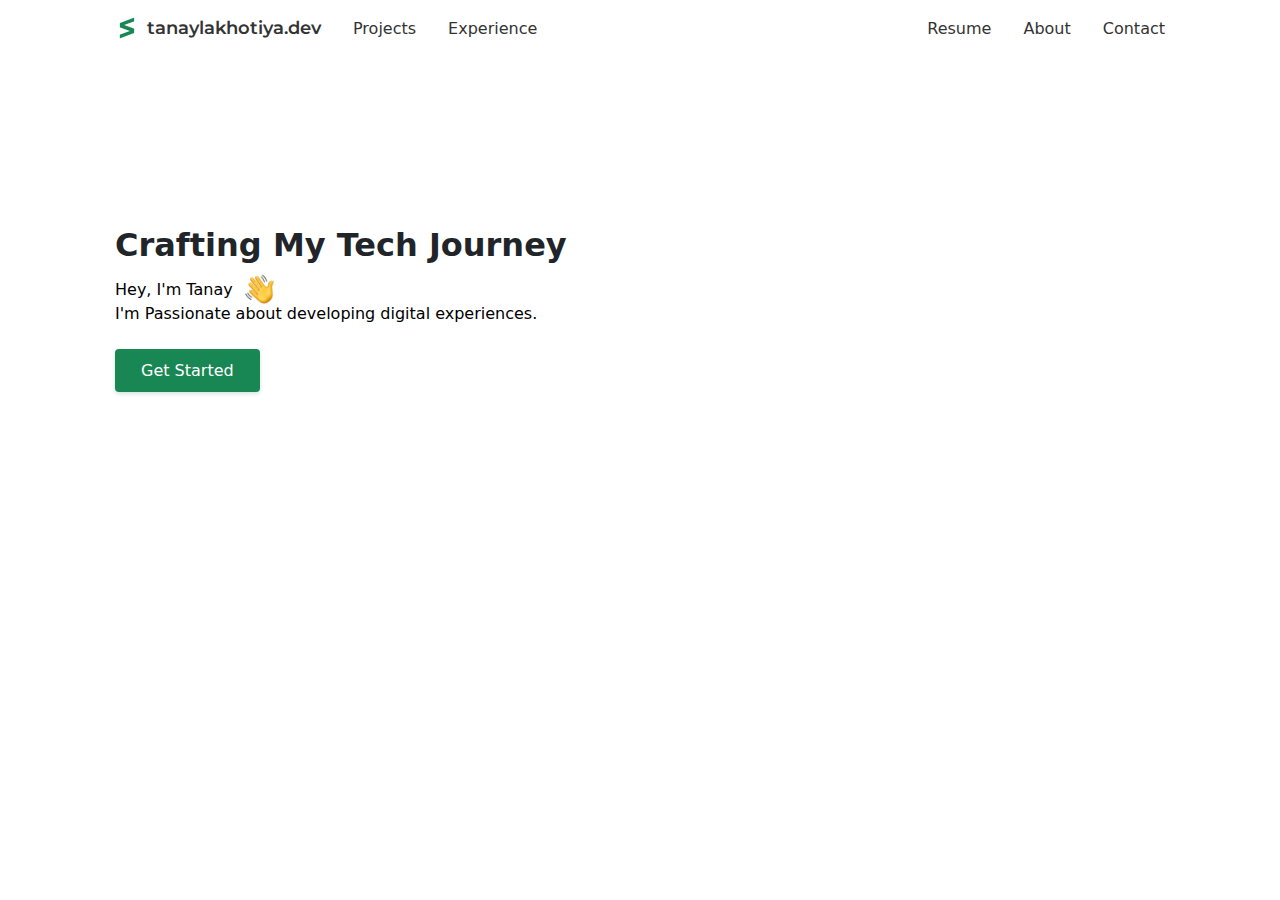
<file: index.html>
<!DOCTYPE html>
<html lang="en">
<head>
  <meta charset="UTF-8">
  <meta name="viewport" content="width=device-width, initial-scale=1.0">
  <meta name="description" content="Tanay Lakhotiya - Software Engineer specializing in backend development. Explore my portfolio showcasing experience at Intellect Design Arena and Bajaj Allianz Life.">
  <meta name="keywords" content="Tanay Lakhotiya, Software Engineer, Backend Developer, Java Developer, Pune, tanay.dev, tanaylakhotiya.dev, tanay lakhotiya">
  <meta name="author" content="Tanay Lakhotiya">
  <meta property="og:title" content="Tanay.dev | Software Engineer">
  <meta property="og:description" content="Portfolio of Tanay Lakhotiya - Software Engineer specializing in backend development">
  <meta property="og:image" content="https://tanay-lakhotiya.github.io/techfolio/images/author-photo.png">
  <meta property="og:url" content="https://tanay-lakhotiya.github.io/techfolio">
  <title>Tanay.dev | Software Engineer</title>
  <link rel="icon" type="image/x-icon" href="favicon.ico">
  <link rel="icon" type="image/png" sizes="32x32" href="images/favicon/favicon-32x32.png">
  <link rel="icon" type="image/png" sizes="16x16" href="images/favicon/favicon-16x16.png">
  <link rel="apple-touch-icon" sizes="180x180" href="images/favicon/apple-touch-icon.png">
  <link rel="manifest" href="site.webmanifest">
  <link rel="stylesheet" href="styles/general.css">
  <link rel="stylesheet" href="styles/header.css">
  <link rel="stylesheet" href="styles/home.css">
</head>
<body>
  <header class="header js-header"></header>
  <div class="header-links js-header-links"></div>
  <main class="main-section">
    <h1 class="main-heading">Crafting My Tech Journey</h1>
    <div class="name-info-container">
      <p class="author-name">Hey, I'm Tanay</p>
      <img class="waving-hand-image" src="images/waving-hand.png" alt="">
    </div>
    <p class="author-tagline">I'm Passionate about developing digital experiences.</p>
    <button class="get-started-button js-get-started-button">Get Started</button>
  </main>
  <script src="scripts/header.js"></script>
  <script src="scripts/hompage.js"></script>
</body>
</html>
</file>
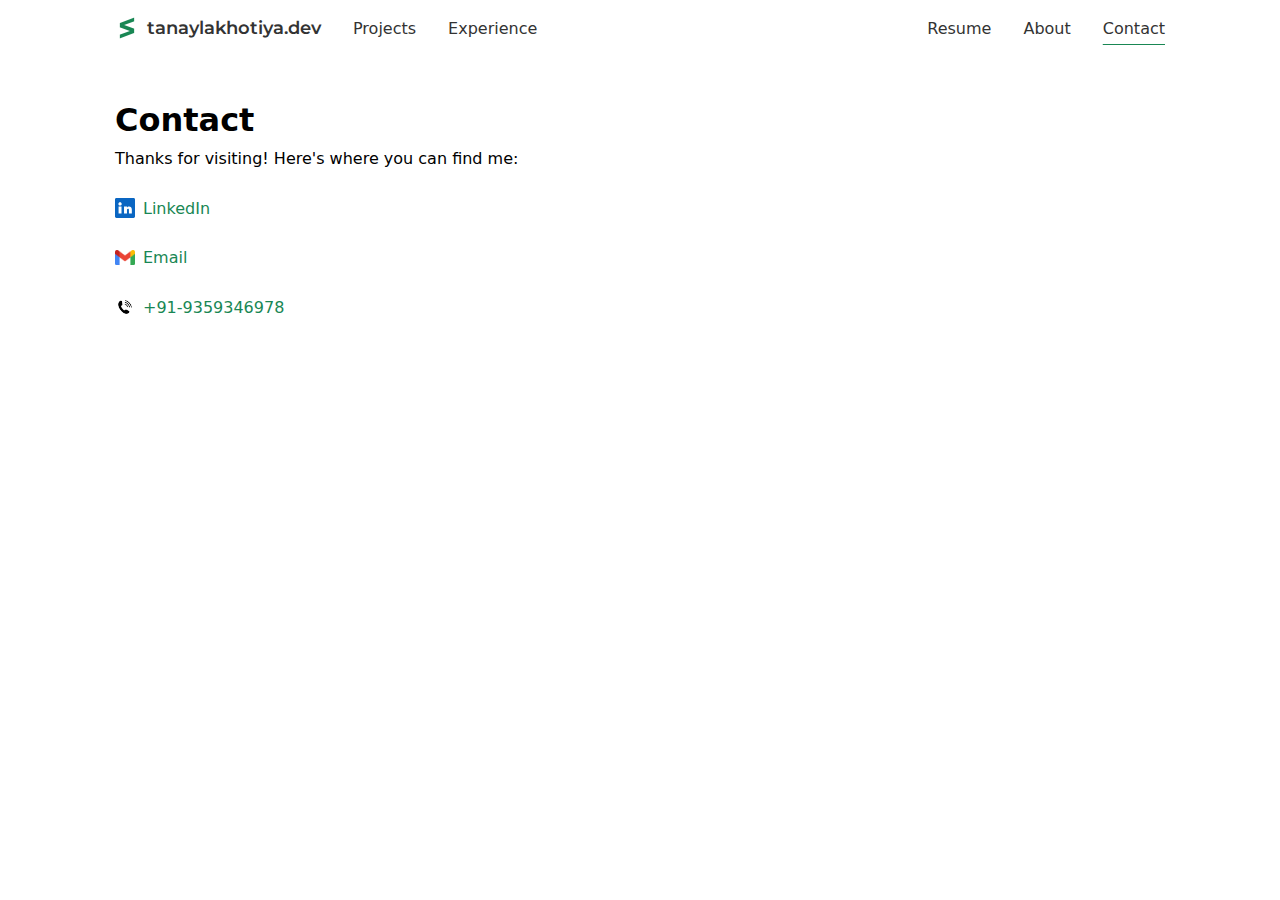
<file: contact.html>
<!DOCTYPE html>
<html lang="en">
<head>
  <meta charset="UTF-8">
  <meta name="viewport" content="width=device-width, initial-scale=1.0">
  <title>Contact | Tanay.dev</title>
  <link rel="icon" type="image/x-icon" href="favicon.ico">
  <link rel="icon" type="image/png" sizes="32x32" href="images/favicon/favicon-32x32.png">
  <link rel="icon" type="image/png" sizes="16x16" href="images/favicon/favicon-16x16.png">
  <link rel="apple-touch-icon" sizes="180x180" href="images/favicon/apple-touch-icon.png">
  <link rel="stylesheet" href="styles/general.css">
  <link rel="stylesheet" href="styles/header.css">
  <link rel="stylesheet" href="styles/contact.css">
</head>
<body>
  <header class="header js-header"></header>
  <div class="header-links js-header-links"></div>
  <main class="main-section">
    <h1 class="heading">Contact</h1>
    <p class="visiting-text">Thanks for visiting! Here's where you can find me:</p>
    <div class="contact-links-info">
      <a class="contact-link js-linkedin-link">
        <svg xmlns="http://www.w3.org/2000/svg" width="16" height="16" fill="currentColor" class="bi bi-linkedin contact-logo linkedin-logo" viewBox="0 0 16 16">
          <path d="M1.146 0C.513 0 0 .513 0 1.146v13.707C0 15.487.513 16 1.146 16h13.707c.633 0 1.146-.513 1.146-1.146V1.146C16 .513 15.487 0 14.854 0H1.146zM5.213 12.345H2.862V6.834h2.351v5.511zm-1.175-6.328c-.75 0-1.313-.558-1.313-1.292s.563-1.292 1.313-1.292c.749 0 1.312.558 1.312 1.292s-.563 1.292-1.312 1.292zm9.463 6.328h-2.351v-2.695c0-.637-.228-1.069-.758-1.069-.413 0-.657.278-.768.548-.039.097-.049.233-.049.369v2.847h-2.351V6.834h2.351v.846c.312-.485.879-.848 1.706-.848 1.253 0 2.188.809 2.188 2.553v3.479z"></path>
        </svg>
        LinkedIn
      </a>
      <a class="contact-link js-email-link">
        <img class="contact-logo" src="images/contact/gmail.png" alt="">
        Email
      </a>
      <a class="contact-link js-phone-link">
        <img class="contact-logo" src="images/contact/phone.jpg" alt="">
        +91-9359346978
      </a>
    </div>
  </main>
  <script src="scripts/header.js"></script>
  <script src="scripts/contact.js"></script>
</body>
</html>
</file>
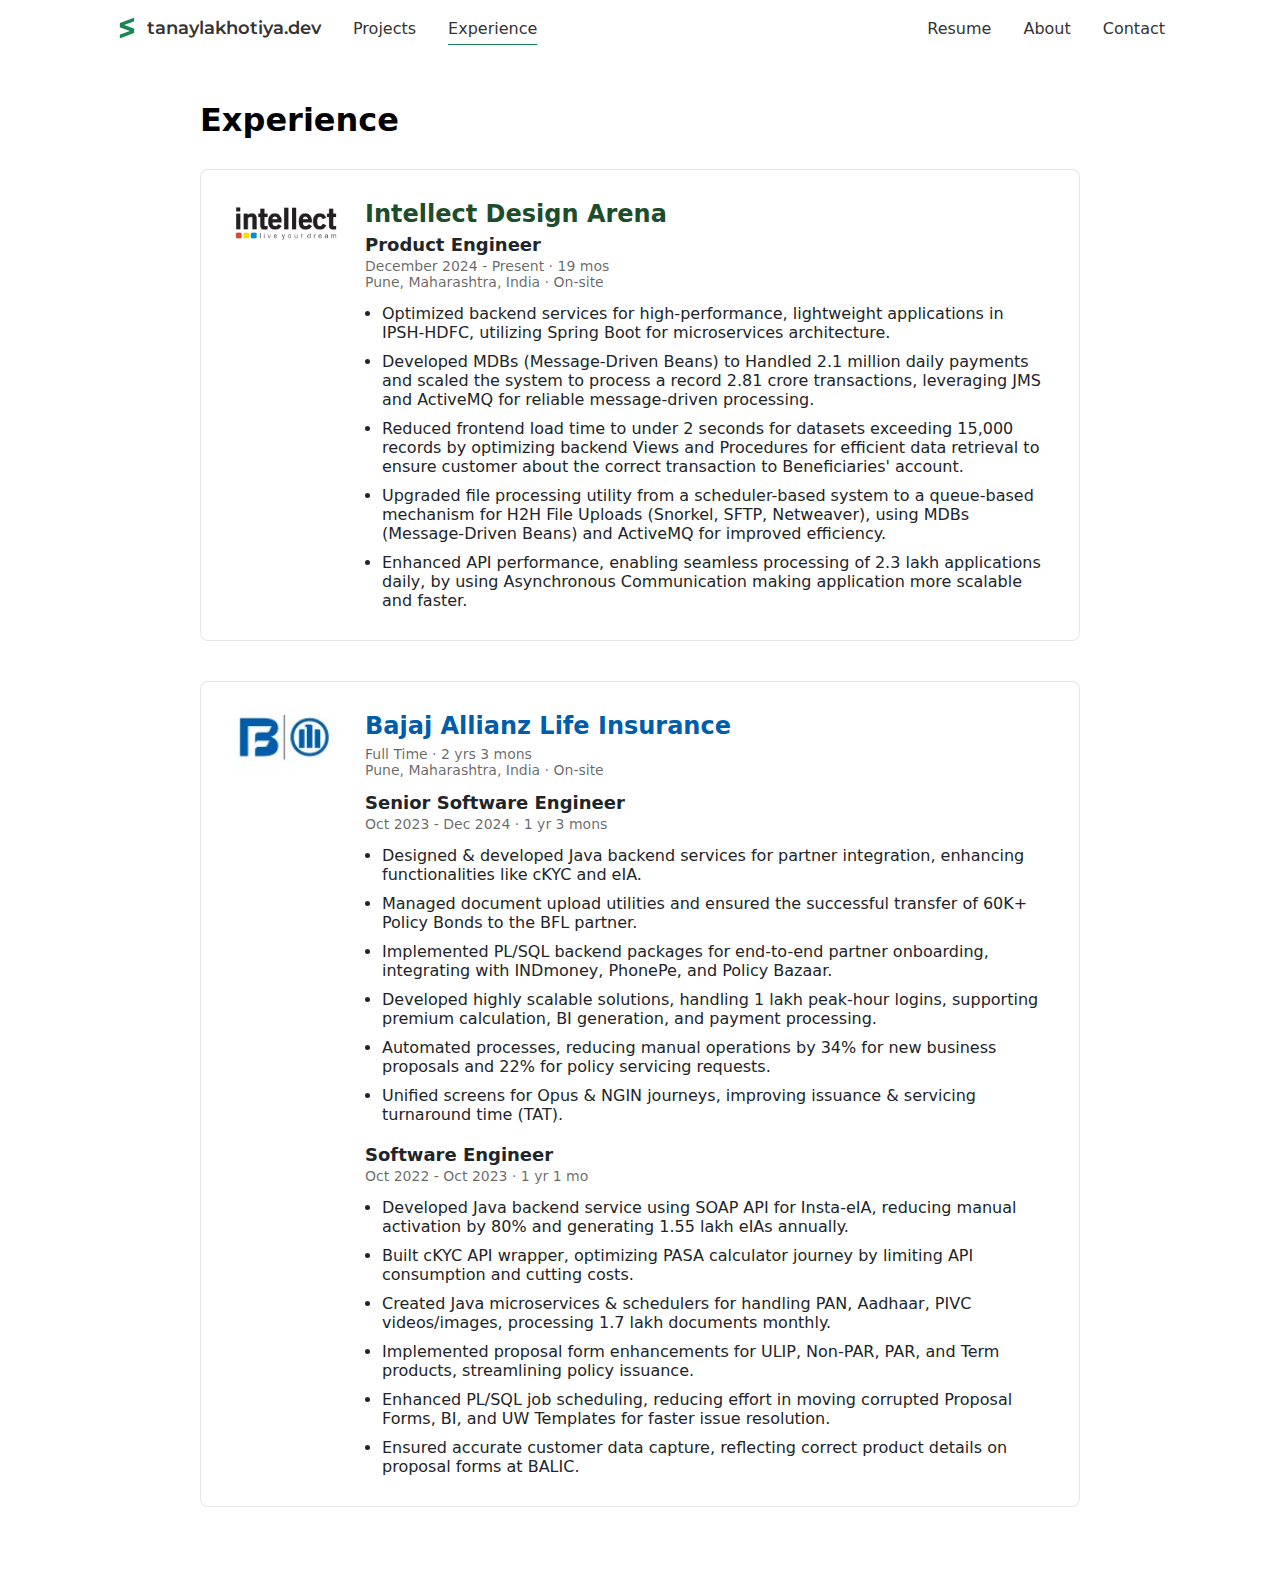
<file: experience.html>
<!DOCTYPE html>
<html lang="en">
<head>
  <meta charset="UTF-8">
  <meta name="viewport" content="width=device-width, initial-scale=1.0">
  <title>Experience | Tanay.dev</title>
  <link rel="icon" type="image/x-icon" href="favicon.ico">
  <link rel="icon" type="image/png" sizes="32x32" href="images/favicon/favicon-32x32.png">
  <link rel="icon" type="image/png" sizes="16x16" href="images/favicon/favicon-16x16.png">
  <link rel="apple-touch-icon" sizes="180x180" href="images/favicon/apple-touch-icon.png">
  <link rel="stylesheet" href="styles/general.css">
  <link rel="stylesheet" href="styles/header.css">
  <link rel="stylesheet" href="styles/experience.css">
</head>
<body>
  <header class="header js-header"></header>
  <div class="header-links js-header-links"></div>

  <main class="experience-section">
    <h1 class="experience-heading">Experience</h1>
    
    <div class="company-section">
      <div class="intellect-compnay-logo-container">
        <img class="company-picture" src="images/experience/Intellect-logo-new-02.png" alt="">
      </div>
      <div>
        <h2 class="company-name intellect-company-name">Intellect Design Arena</h2>
        <p class="designation">Product Engineer</p>
        <p class="duration">December 2024 - Present &middot; <span id="months-count"></span> mos</p>
        <p class="location">Pune, Maharashtra, India &middot; On-site</p>
        <ul class="work-points">
          <li>Optimized backend services for high-performance, lightweight applications in IPSH-HDFC, utilizing Spring Boot for microservices architecture.</li>
          <li>Developed MDBs (Message-Driven Beans) to Handled 2.1 million daily payments and scaled the system to process a record 2.81 crore transactions, leveraging JMS and ActiveMQ for reliable message-driven processing.</li>
          <li>Reduced frontend load time to under 2 seconds for datasets exceeding 15,000 records by optimizing backend Views and Procedures for efficient data retrieval to ensure customer about the correct transaction to Beneficiaries' account.</li>
          <li>Upgraded file processing utility from a scheduler-based system to a queue-based mechanism for H2H File Uploads (Snorkel, SFTP, Netweaver), using MDBs (Message-Driven Beans) and ActiveMQ for improved efficiency.</li>
          <li>Enhanced API performance, enabling seamless processing of 2.3 lakh applications daily, by using Asynchronous Communication making application more scalable and faster.</li>
         </ul>
      </div>
    </div>

    <div class="company-section">
      <div class="bajaj-compnay-logo-container">
        <img class="company-picture" src="images/experience/bajaj_allianz_life_insurance_co_ltd__logo.jpg" alt="">
      </div>
      <div>
        <h2 class="company-name bajaj-company-name">Bajaj Allianz Life Insurance</h2>
        <p class="duration">Full Time &middot; 2 yrs 3 mons</p>
        <p class="location">Pune, Maharashtra, India &middot; On-site</p>
        <div class="bajaj-experience-info"></div>
      </div>
    </div>
  </main>

  <script src="scripts/header.js"></script>
  <script type="module" src="scripts/experience.js"></script>
</body>
</html>
</file>
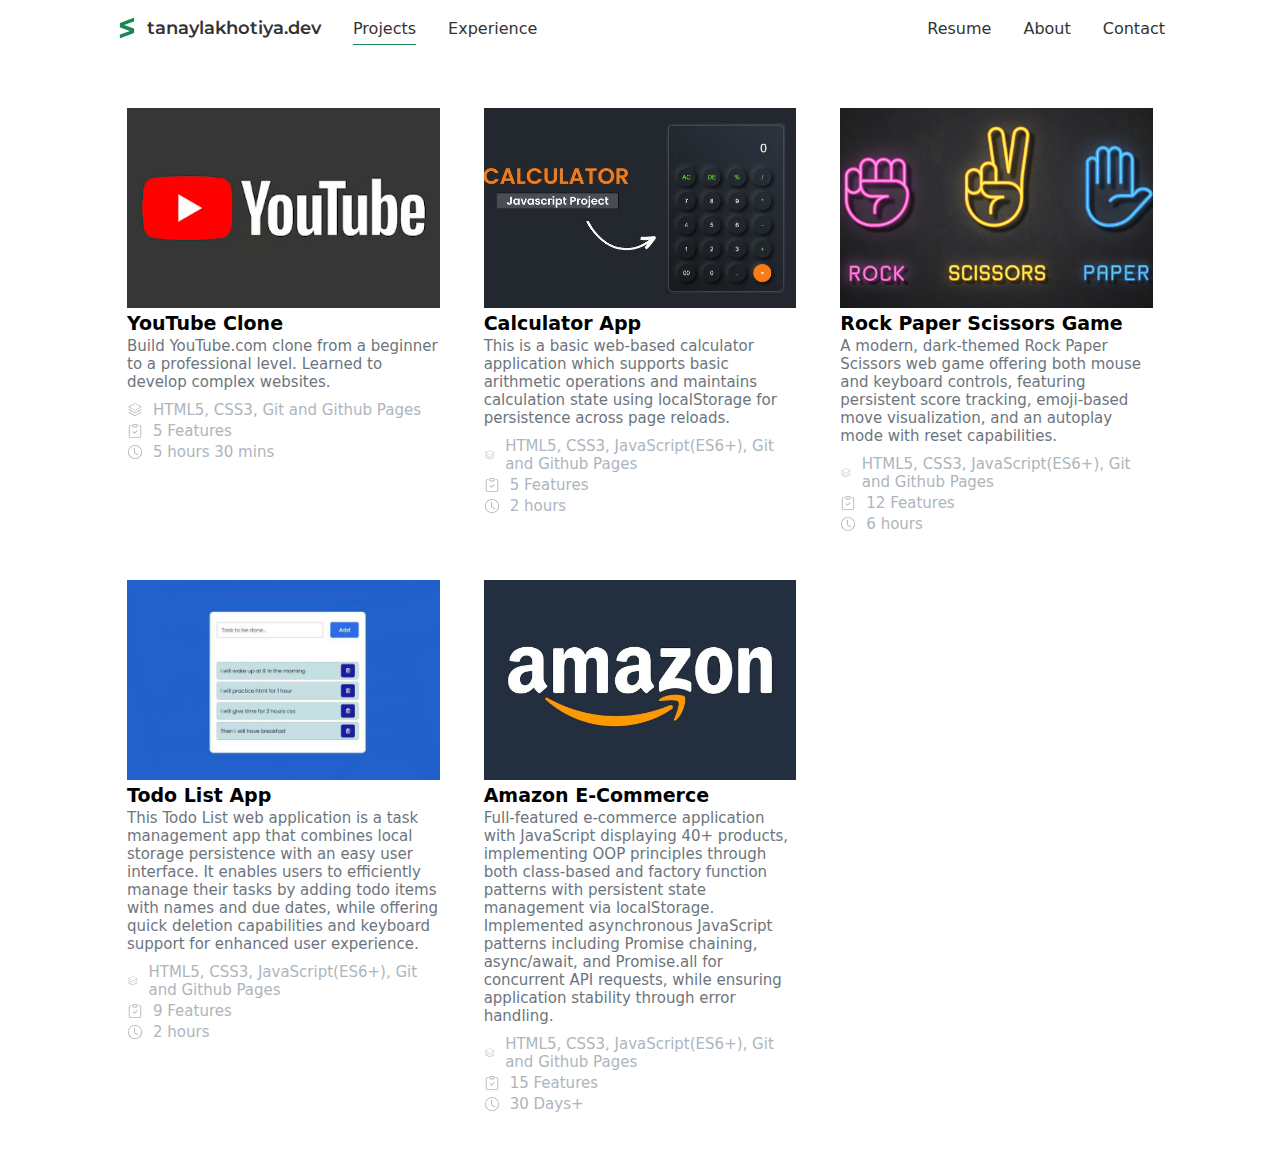
<file: projects.html>
<!DOCTYPE html>
<html lang="en">
<head>
  <meta charset="UTF-8">
  <meta name="viewport" content="width=device-width, initial-scale=1.0">
  <title>Projects | Tanay.dev</title>
  <link rel="icon" type="image/x-icon" href="favicon.ico">
  <link rel="icon" type="image/png" sizes="32x32" href="images/favicon/favicon-32x32.png">
  <link rel="icon" type="image/png" sizes="16x16" href="images/favicon/favicon-16x16.png">
  <link rel="apple-touch-icon" sizes="180x180" href="images/favicon/apple-touch-icon.png">
  <link rel="stylesheet" href="styles/general.css">
  <link rel="stylesheet" href="styles/header.css">
  <link rel="stylesheet" href="styles/projects.css">
</head>
<body>
  <header class="header js-header"></header>
  <div class="header-links js-header-links"></div>

  <main class="main-section js-project-container"></main>
  <script src="scripts/header.js"></script>
  <script type="module" src="scripts/projects.js"></script>
</body>
</html>
</file>
<file: styles/general.css>
* {
  margin: 0;
  padding: 0;
  box-sizing: border-box;
}

body {
  min-height: 100vh;
}
</file>
<file: styles/header.css>
@import url('https://fonts.googleapis.com/css2?family=Montserrat:ital,wght@0,100..900;1,100..900&display=swap');

.header {
  display: flex;
  justify-content: space-between;
  align-items: center;
  padding: 16px 115px;
}

.header-left-section,
.header-right-section {
  display: flex;
  align-items: center;
  column-gap: 32px;
}

.header-section-link {
  color: #333;
  text-decoration: none;
  font-family: system-ui, -apple-system, BlinkMacSystemFont, 'Segoe UI', Roboto, Oxygen, Ubuntu, Cantarell, 'Open Sans', 'Helvetica Neue', sans-serif;
  cursor: pointer;
}

.home-page-link {
  display: flex;
  align-items: center;
  column-gap: 8px;
  text-decoration: none;
  color: #333;
  font-family: "Montserrat", serif;
  font-size: 18px;
  font-weight: 600;
}

.portfolio-logo {
  height: 24px;
  width: auto;
}

.header-menu-button {
  display: none;
}

.header-links {
  display: none;
  background: white;
}

.underline-visible {
  text-decoration: underline;
  text-underline-offset: 10px;
  text-decoration-color: rgb(25, 135, 84);
}

@media (max-width: 1024px) {
  .header {
    padding: 16px 60px;
  }
}

@media (max-width: 768px) {
  .header {
    padding: 16px 30px;
  }

  .header-left-section,
  .header-right-section {
    column-gap: 24px;
  }
}

@media (max-width: 480px) {
  .projects-page-link,
  .experience-page-link,
  .header-right-section {
    display: none;
  }

  .header {
    padding: 12px 16px;
  }

  .header-menu-button {
    display: flex;
    align-items: center;
    justify-content: center;
    background: transparent;
    border: 1px solid rgba(0, 0, 0, 0.1);
    border-radius: 6px;
    padding: 8px;
    cursor: pointer;
  }

  .header-links {
    display: flex;
    flex-direction: column;
    row-gap: 16px;
    padding: 16px;
  }

  .header-links a {
    color: #333;
    text-decoration: none;
    font-family: system-ui, -apple-system, BlinkMacSystemFont, 'Segoe UI', Roboto, Oxygen, Ubuntu, Cantarell, 'Open Sans', 'Helvetica Neue', sans-serif;
  }
}
</file>
<file: styles/home.css>
.main-section {
  padding: 170px 115px 60px;
  max-width: 1200px;
  min-height: calc(100vh - 80px);
}

.main-heading {
  font-family: system-ui, -apple-system, BlinkMacSystemFont, 'Segoe UI', Roboto, Oxygen, Ubuntu, Cantarell, 'Open Sans', 'Helvetica Neue', sans-serif;
  color: rgb(33, 37, 41);
  margin-bottom: 10px;
}

.name-info-container {
  display: flex;
  align-items: center;
  column-gap: 12px;
}

.author-name {
  font-family: system-ui, -apple-system, BlinkMacSystemFont, 'Segoe UI', Roboto, Oxygen, Ubuntu, Cantarell, 'Open Sans', 'Helvetica Neue', sans-serif;
}

.waving-hand-image {
  height: 30px;
}

.author-tagline {
  font-family: system-ui, -apple-system, BlinkMacSystemFont, 'Segoe UI', Roboto, Oxygen, Ubuntu, Cantarell, 'Open Sans', 'Helvetica Neue', sans-serif;
  max-width: 600px;
  margin-bottom: 26px;
}

.get-started-button {
  background-color: rgb(25, 135, 84);
  color: white;
  border: none;
  font-family: system-ui, -apple-system, BlinkMacSystemFont, 'Segoe UI', Roboto, Oxygen, Ubuntu, Cantarell, 'Open Sans', 'Helvetica Neue', sans-serif;
  font-size: 16px;
  font-weight: 500;
  padding: 12px 26px;
  border-radius: 4px;
  transition: all 0.3s ease;
  cursor: pointer;
  box-shadow: 0 2px 4px rgba(25, 135, 84, 0.2);
}

.get-started-button:hover {
  background-color: #157347;
  box-shadow: 0 4px 8px rgba(25, 135, 84, 0.3);
}

.get-started-button:active {
  box-shadow: 0 2px 4px rgba(25, 135, 84, 0.2);
}

@media (max-width: 1024px) {
  .main-section {
    padding: 140px 60px 40px;
  }
}

@media (max-width: 768px) {
  .main-section {
    padding: 120px 30px 40px;
  }

  .main-heading {
    font-size: 32px;
  }

  .author-name {
    font-size: 20px;
  }

  .author-tagline {
    font-size: 20px;
  }
}

@media (max-width: 480px) {
  .main-section {
    padding: 80px 20px 30px;
  }

  .main-heading {
    font-size: 28px;
    margin-bottom: 20px;
  }

  .author-name {
    font-size: 18px;
  }

  .author-tagline {
    font-size: 18px;
    margin-bottom: 24px;
  }

  .get-started-button {
    padding: 10px 22px;
    font-size: 14px;
    max-width: 300px;
  }
}
</file>
<file: styles/contact.css>
.main-section {
  padding: 45px 115px;
  min-height: calc(100vh - 80px);
}

.heading,
.visiting-text {
  font-family: system-ui, -apple-system, BlinkMacSystemFont, 'Segoe UI', Roboto, Oxygen, Ubuntu, Cantarell, 'Open Sans', 'Helvetica Neue', sans-serif;
}

.heading {
  margin-bottom: 10px;
}

.visiting-text {
  margin-bottom: 20px;
}

.contact-links-info {
  display: flex;
  flex-direction: column;
  row-gap: 10px;
  width: fit-content;
}

.contact-link {
  display: flex;
  align-items: center;
  column-gap: 8px;
  text-decoration: none;
  font-family: system-ui, -apple-system, BlinkMacSystemFont, 'Segoe UI', Roboto, Oxygen, Ubuntu, Cantarell, 'Open Sans', 'Helvetica Neue', sans-serif;
  color: rgb(25, 135, 84);
  padding: 10px;
  margin-left: -10px;
  transition: box-shadow 0.15s ease-in-out;
  width: fit-content;
}

.contact-link:hover {
  box-shadow: 0 0 0 2px rgb(25, 135, 84);
  border-radius: 2px;
  cursor: pointer;
}

.contact-logo {
  width: 20px;
  height: auto;
  object-fit: contain;
}

.linkedin-logo {
  color: rgb(10, 102, 194);
}

@media (max-width: 1024px) {
  .main-section {
    padding: 40px 60px;
  }
}

@media (max-width: 768px) {
  .main-section {
    padding: 40px 30px;
  }

  .heading {
    font-size: 32px;
  }

  .visiting-text {
    font-size: 16px;
  }
}

@media (max-width: 480px) {
  .main-section {
    padding: 10px 16px 30px;
  }

  .heading {
    font-size: 28px;
  }

  .contact-link {
    padding: 12px 16px;
  }
}
</file>
<file: styles/experience.css>
.experience-section {
  padding: 45px 200px;
  margin: 0 auto;
  min-height: calc(100vh - 80px);
  font-family: system-ui, -apple-system, BlinkMacSystemFont, 'Segoe UI', Roboto, Oxygen, Ubuntu, Cantarell, 'Open Sans', 'Helvetica Neue', sans-serif;
}

.experience-heading {
  margin-bottom: 30px;
}

.company-section {
  display: flex;
  align-items: center;
  column-gap: 24px;
  border: 1px solid rgba(0, 0, 0, 0.1);
  padding: 30px;
  background: white;
  border-radius: 8px;
  margin-bottom: 40px;
}

.intellect-compnay-logo-container {
  align-self: self-start;
  margin-top: 6px;
}

.company-picture {
  width: 110px;
  height: auto;
}

.company-name {
  font-size: 24px;
  font-weight: bold;
  margin-bottom: 6px;
}

.intellect-company-name {
  color: rgb(29, 77, 42);
}

.designation {
  color: rgb(33, 37, 41);
  font-size: 18px;
  font-weight: bold;
  margin-bottom: 3px;
}

.duration,
.location,
.bajaj-position-duration {
  color: rgba(0, 0, 0, 0.6);
  font-size: 14px;
}

.location,
.bajaj-position-duration {
  margin-bottom: 14px;
}

.work-points {
  color: rgb(33, 37, 41);
  margin-left: 17px;
  display: flex;
  flex-direction: column;
  row-gap: 10px;
}

.bajaj-compnay-logo-container {
  align-self: self-start;
  margin-top: -30px;
}

.bajaj-company-name {
  color: rgb(0, 93, 172);
}

.bajaj-experience-info {
  display: flex;
  flex-direction: column;
  row-gap: 20px;
}

@media (max-width: 1024px) {
  .experience-section {
    padding: 40px 60px 40px;
  }

  .experience-heading {
    font-size: 36px;
  }

  .company-section {
    padding: 25px;
    column-gap: 20px;
  }

  .bajaj-compnay-logo-container {
    margin-top: -20px;
  }

  .company-picture {
    width: 90px;
    height: auto;
  }

  .company-name {
    font-size: 22px;
  }

  .work-points {
    row-gap: 8px;
    font-size: 15px;
  }
}

@media (max-width: 768px) {
  .experience-section {
    padding: 40px 30px 30px;
  }

  .experience-heading {
    font-size: 32px;
    margin-bottom: 24px;
  }

  .company-section {
    padding: 20px;
    column-gap: 16px;
    margin-bottom: 30px;
  }

  .company-picture {
    width: 80px;
  }

  .company-name {
    font-size: 20px;
  }

  .designation {
    font-size: 16px;
  }

  .duration,
  .location,
  .bajaj-position-duration {
    font-size: 13px;
  }

  .work-points {
    margin-left: 15px;
    row-gap: 8px;
    font-size: 14px;
  }

  .bajaj-compnay-logo-container {
    margin-top: -20px;
  }

  .bajaj-experience-info {
    row-gap: 16px;
  }
}

@media (max-width: 480px) {
  .experience-section {
    padding: 10px 20px 20px;
  }

  .experience-heading {
    font-size: 28px;
    margin-bottom: 30px;
  }

  .company-section {
    flex-direction: column;
    padding: 16px;
    margin-bottom: 34px;
  }

  .intellect-compnay-logo-container,
  .bajaj-compnay-logo-container {
    align-self: center;
    margin-top: 0;
    margin-bottom: 0;
  }

  .bajaj-compnay-logo-container {
    margin-top: -15px;
    margin-bottom: -15px;
  }

  .company-picture {
    width: 70px;
    height: auto;
  }

  .company-name {
    font-size: 18px;
  }

  .designation {
    font-size: 16px;
  }

  .duration,
  .location,
  .company-name,
  .designation,
  .bajaj-position-duration {
    text-align: center;
  }

  .work-points {
    margin-left: 16px;
    row-gap: 10px;
    font-size: 14px;
  }

  .bajaj-experience-info {
    row-gap: 20px;
  }
}
</file>
<file: styles/projects.css>
.main-section {
  padding: 40px 115px;
  display: grid;
  grid-template-columns: 1fr 1fr 1fr;
  gap: 20px;
  min-height: calc(100vh - 80px);
}

.project-info-container {
  width: fit-content;
  padding: 12px;
  transition: box-shadow 0.15s;
  align-self: start;
}

.project-info-container:hover {
  cursor: pointer;
  box-shadow: 0 0 0 2px rgb(25, 135, 84);
  border-radius: 4px;
}

.project-thumbnail {
  width: 100%;
  height: 200px;
  object-fit: cover;
}

.project-title {
  font-family: system-ui, -apple-system, BlinkMacSystemFont, 'Segoe UI', Roboto, Oxygen, Ubuntu, Cantarell, 'Open Sans', 'Helvetica Neue', sans-serif;
  font-size: 19px;
  font-weight: 600;
  margin-bottom: 3px;
}

.project-description {
  font-family: system-ui, -apple-system, BlinkMacSystemFont, 'Segoe UI', Roboto, Oxygen, Ubuntu, Cantarell, 'Open Sans', 'Helvetica Neue', sans-serif;
  color: rgb(108, 117, 125);
  font-size: 15px;
  width: fit-content;
  margin-bottom: 10px;
}

.project-stats-container {
  display: flex;
  justify-content: space-between;
}

.project-attribute {
  font-family: system-ui, -apple-system, BlinkMacSystemFont, 'Segoe UI', Roboto, Oxygen, Ubuntu, Cantarell, 'Open Sans', 'Helvetica Neue', sans-serif;
  font-size: 15px;
  color: rgb(173, 181, 189);
  display: flex;
  align-items: center;
  column-gap: 10px;
  margin-bottom: 3px;
}

.project-buttons-container {
  display: flex;
  flex-direction: column;
  row-gap: 5px;
  justify-content: end;
}

.view-project-button,
.view-code-button {
  background-color: rgb(25, 135, 84);
  color: white;
  font-family: system-ui, -apple-system, BlinkMacSystemFont, 'Segoe UI', Roboto, Oxygen, Ubuntu, Cantarell, 'Open Sans', 'Helvetica Neue', sans-serif;
  border: none;
  padding: 6px 14px;
  font-size: 14px;
  border-radius: 3px;
  font-weight: bold;
  cursor: pointer;
  display: none;
}

.view-project-buttons-visible {
  display: inline;
}

@media (max-width: 1024px) {
  .main-section {
    padding: 22px 48px;
    grid-template-columns: 1fr 1fr;
  }

  .project-thumbnail {
    width: 100%;
    height: 225px;
    object-fit: cover;
  }

  .view-project-button,
  .view-code-button {
    width: fit-content;
    padding: 7px 12px;
    font-size: 15px;
    border-radius: 3px;
    font-weight: bold;
    cursor: pointer;
    display: initial;
  }
}

@media (max-width: 768px) {
  .main-section {
    padding: 12px 18px;
    grid-template-columns: 1fr 1fr;
  }

  .project-thumbnail {
    width: 100%;
    height: 200px;
    object-fit: cover;
  }

  .view-project-button,
  .view-code-button {
    width: fit-content;
    padding: 7px 12px;
    font-size: 14px;
    border-radius: 3px;
    font-weight: bold;
    cursor: pointer;
    display: initial;
  }
}

@media (max-width: 480px) {
  .main-section {
    padding: 12px 16px;
    grid-template-columns: 1fr;
  }

  .project-thumbnail {
    width: 100%;
    height: auto;
    object-fit: cover;
  }

  .project-title {
    font-size: 16px;
  }

  .project-description {
    font-size: 14px;
  }

  .project-attribute {
    font-size: 12px;
  }

  .view-project-button,
  .view-code-button {
    width: fit-content;
    padding: 7px 12px;
    font-size: 12px;
    border-radius: 3px;
    font-weight: bold;
    cursor: pointer;
    display: initial;
  }
}

@media (max-width: 1024px), (max-width: 768px), (max-width: 480px) {
  .project-info-container:hover {
    box-shadow: none;
  }

  .project-stats-container {
    flex-direction: column;
  }

  .tech-stack-svg {
    color: rgb(25, 135, 84);
  }

  .features-svg {
    color: red;
  }

  .time-svg {
    color: darkblue;
  }

  .attribute-text {
    color: black;
  }

  .project-buttons-container {
    flex-direction: row;
    column-gap: 8px;
  }
}
</file>
